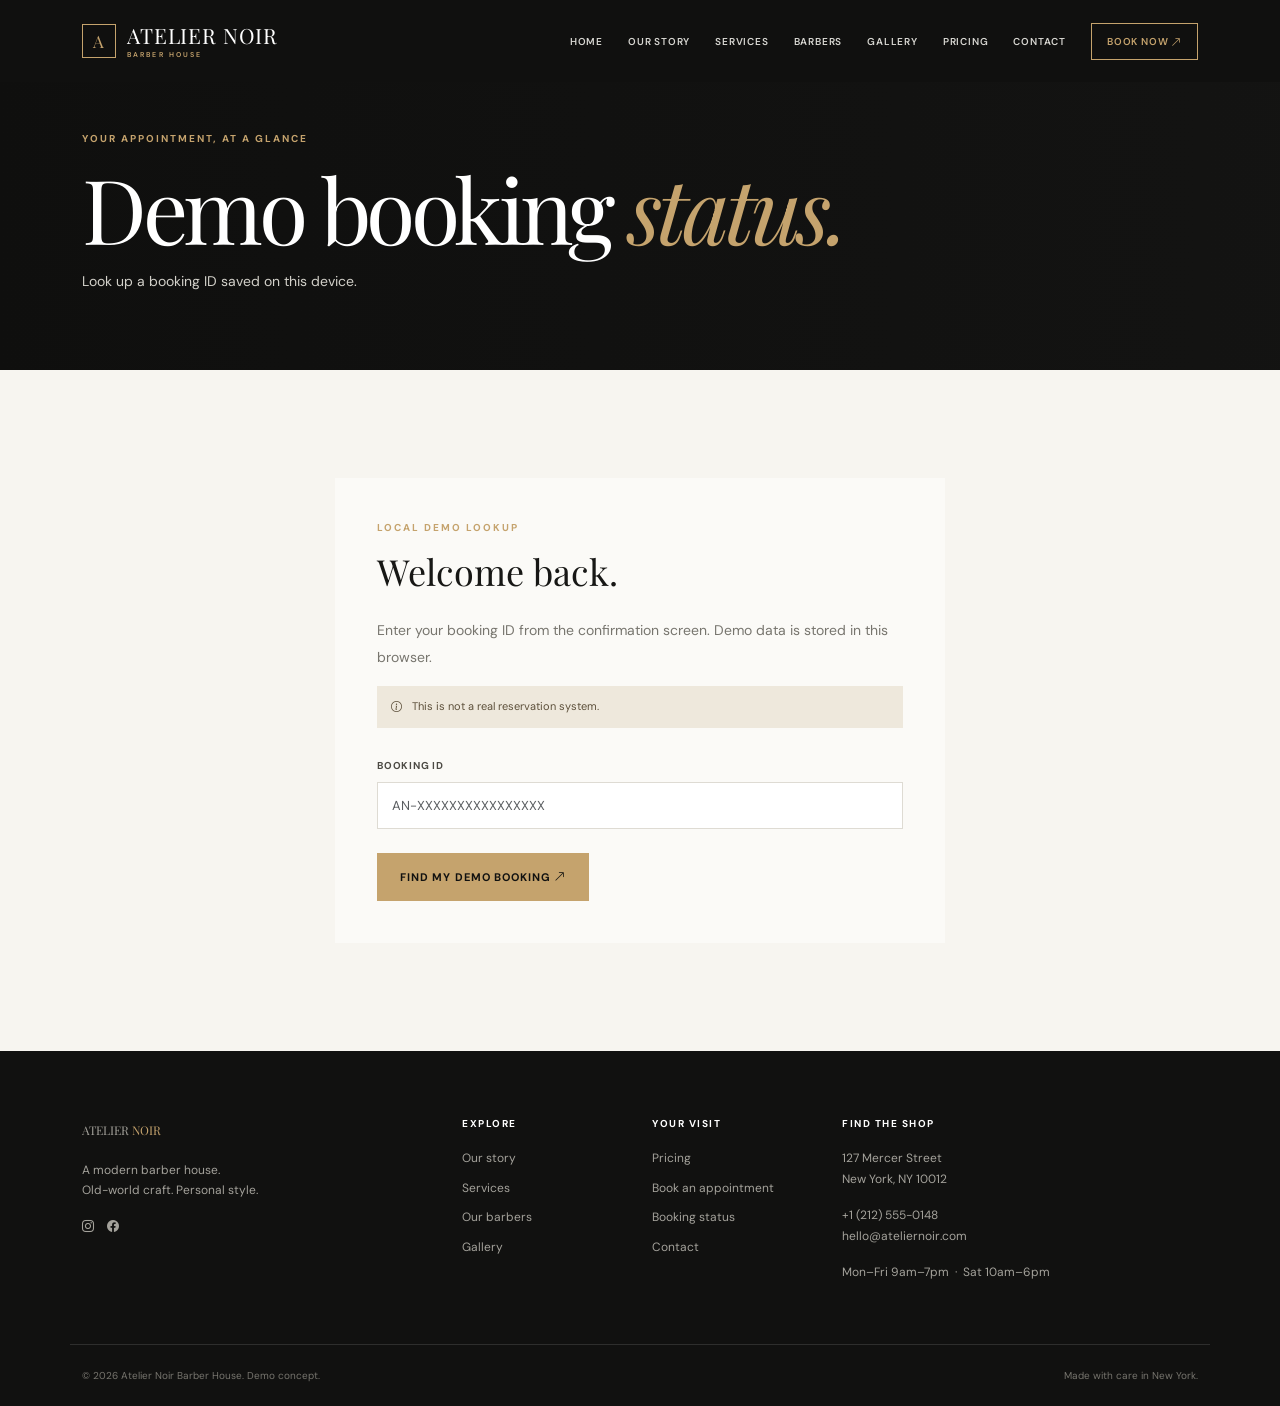
<file: booking-status.html>
<!doctype html>
<html lang="en">
<head>
  <meta charset="utf-8"><meta name="viewport" content="width=device-width, initial-scale=1">
  <meta name="description" content="Look up or cancel a local Atelier Noir demo booking saved in this browser.">
  <title>Demo Booking Status — Atelier Noir</title>
  <link rel="icon" type="image/svg+xml" href="assets/icons/favicon.svg">
  <link rel="preconnect" href="https://fonts.googleapis.com"><link rel="preconnect" href="https://fonts.gstatic.com" crossorigin>
  <link href="https://fonts.googleapis.com/css2?family=DM+Sans:wght@400;500;600;700&family=Playfair+Display:wght@400;500;600;700&display=swap" rel="stylesheet">
  <link href="https://cdn.jsdelivr.net/npm/bootstrap@5.3.3/dist/css/bootstrap.min.css" rel="stylesheet">
  <link href="https://cdn.jsdelivr.net/npm/bootstrap-icons@1.11.3/font/bootstrap-icons.min.css" rel="stylesheet">
  <link href="./style.css" rel="stylesheet"><link href="./responsive.css" rel="stylesheet"><link href="./animations.css" rel="stylesheet">
</head>
<body data-page="status"><div id="site-header"></div><main>
  <section class="page-hero compact-hero" style="--page-image:url('https://images.unsplash.com/photo-1517832606299-7ae9b720a186?auto=format&fit=crop&w=1800&q=85')"><div class="container"><p class="eyebrow">YOUR APPOINTMENT, AT A GLANCE</p><h1>Demo booking <em>status.</em></h1><p>Look up a booking ID saved on this device.</p></div></section>
  <section class="section-pad"><div class="container"><div class="status-card"><p class="eyebrow">LOCAL DEMO LOOKUP</p><h2>Welcome back.</h2><p class="body-copy">Enter your booking ID from the confirmation screen. Demo data is stored in this browser.</p><div class="demo-banner"><i class="bi bi-info-circle"></i> This is not a real reservation system.</div><div id="status-alert" class="form-alert" role="alert" hidden></div>
    <form id="status-form" novalidate><div class="mb-4"><label for="status-reference" class="form-label">Booking ID</label><input id="status-reference" name="reference" class="form-control" placeholder="AN-XXXXXXXXXXXXXXXX" required pattern="AN-[A-Fa-f0-9]{16}" autocomplete="off"></div><button type="submit" class="btn btn-gold">Find my demo booking <i class="bi bi-arrow-up-right"></i></button></form>
    <div id="status-result" class="status-result" hidden></div>
    <form id="cancel-form" class="cancel-form" hidden novalidate><h3>Cancel demo booking?</h3><p class="body-copy">This updates the saved status in your browser and frees the demo time slot.</p><label for="cancel-reason" class="form-label">Reason <span class="optional">(optional)</span></label><textarea id="cancel-reason" class="form-control mb-3" rows="2" maxlength="500"></textarea><button type="submit" class="btn btn-outline-dark">Cancel demo booking</button></form>
  </div></div></section>
</main><div id="site-footer"></div><script src="./storage.js"></script><script src="./main.js"></script><script src="./booking.js"></script></body></html>
</file>
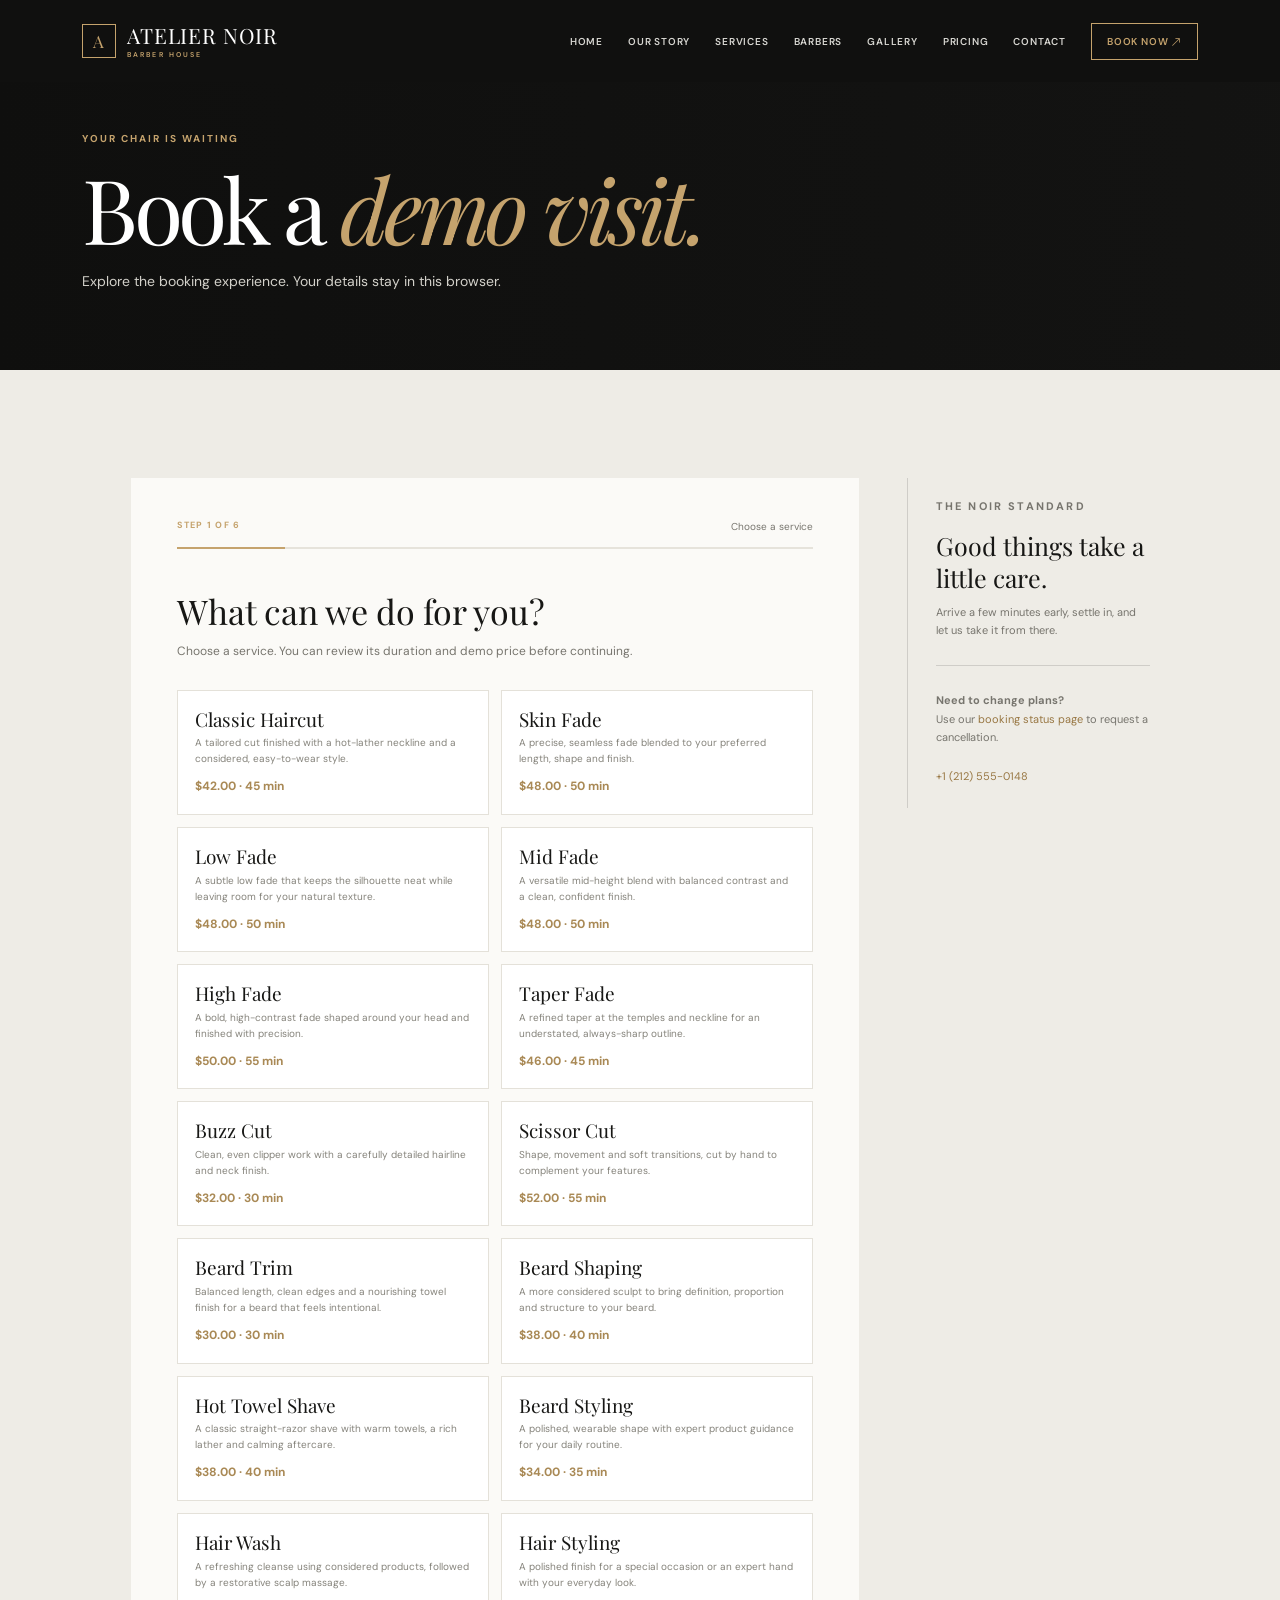
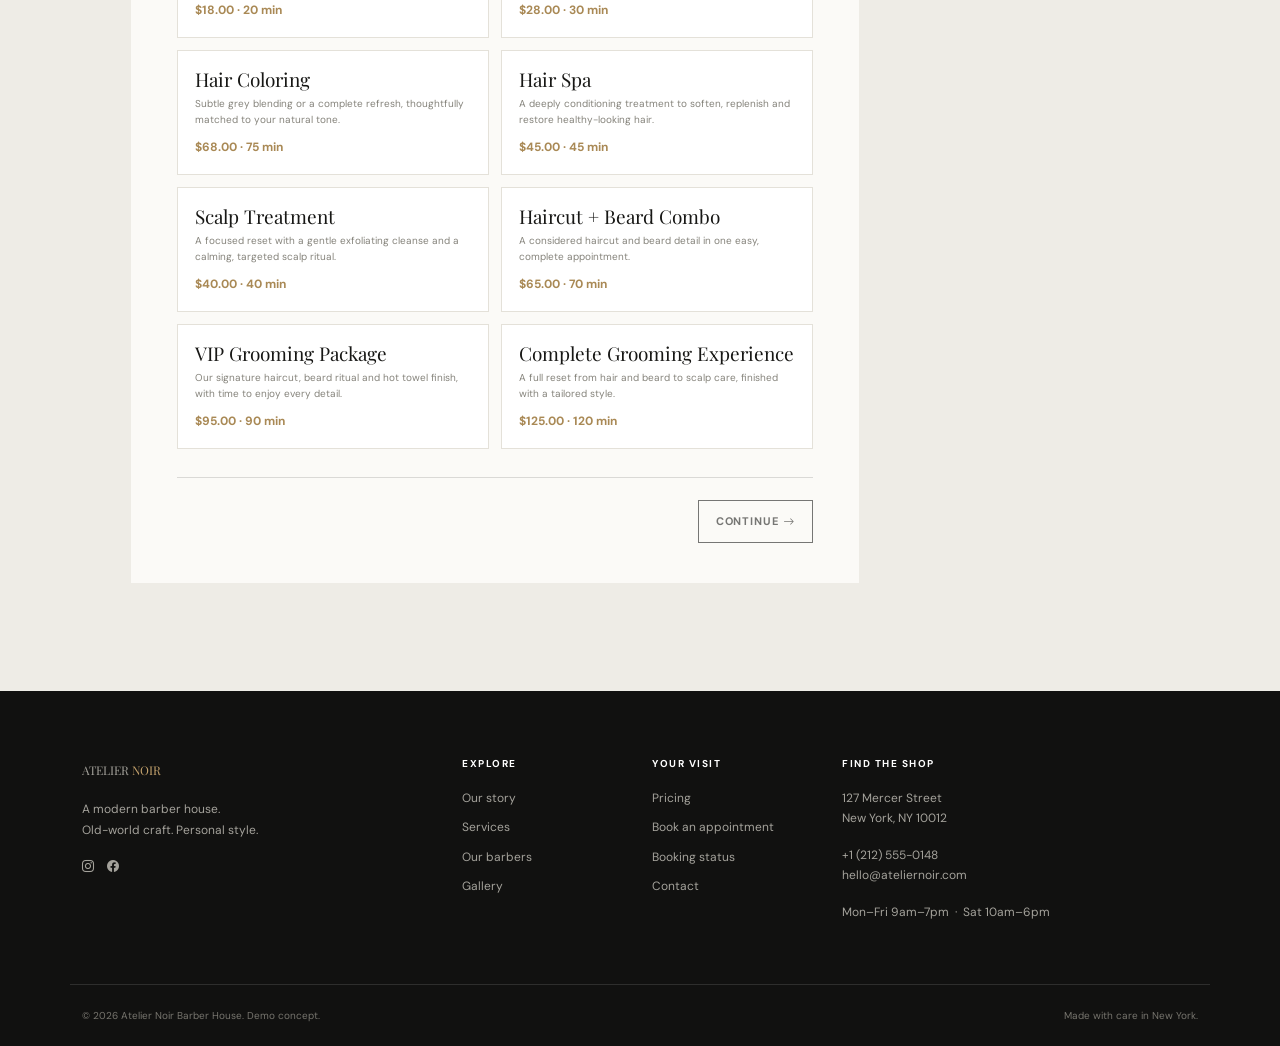
<file: booking.html>
<!doctype html>
<html lang="en"><head><meta charset="utf-8"><meta name="viewport" content="width=device-width, initial-scale=1"><meta name="description" content="Create a local demo grooming appointment at Atelier Noir."><title>Book a Demo Appointment — Atelier Noir</title><link rel="icon" type="image/svg+xml" href="assets/icons/favicon.svg"><link rel="preconnect" href="https://fonts.googleapis.com"><link rel="preconnect" href="https://fonts.gstatic.com" crossorigin><link href="https://fonts.googleapis.com/css2?family=DM+Sans:wght@400;500;600;700&family=Playfair+Display:wght@400;500;600;700&display=swap" rel="stylesheet"><link href="https://cdn.jsdelivr.net/npm/bootstrap@5.3.3/dist/css/bootstrap.min.css" rel="stylesheet"><link href="https://cdn.jsdelivr.net/npm/bootstrap-icons@1.11.3/font/bootstrap-icons.min.css" rel="stylesheet"><link href="./style.css" rel="stylesheet"><link href="./responsive.css" rel="stylesheet"><link href="./animations.css" rel="stylesheet"></head>
<body data-page="booking"><div id="site-header"></div><main>
  <section class="page-hero compact-hero" style="--page-image:url('https://images.unsplash.com/photo-1503951914875-452162b0f3f1?auto=format&fit=crop&w=1800&q=85')"><div class="container"><p class="eyebrow">YOUR CHAIR IS WAITING</p><h1>Book a <em>demo visit.</em></h1><p>Explore the booking experience. Your details stay in this browser.</p></div></section>
  <section class="booking-area section-pad"><div class="container"><div class="row g-5 justify-content-center"><div class="col-lg-8">
    <div class="booking-shell" id="booking-shell">
      <div class="booking-progress"><div class="progress-label"><span id="step-label">STEP 1 OF 6</span><span id="step-name">Choose a service</span></div><div class="progress-track"><span id="progress-fill"></span></div></div>
      <div id="booking-alert" class="form-alert" role="alert" hidden></div>
      <form id="booking-form" novalidate>
        <section class="booking-step active" data-step="1"><h2>What can we do for you?</h2><p class="body-copy">Choose a service. You can review its duration and demo price before continuing.</p><div id="booking-services" class="select-grid"></div></section>
        <section class="booking-step" data-step="2"><h2>Choose your barber.</h2><p class="body-copy">Every member of the team is here to make it yours.</p><div id="booking-barbers" class="select-grid barber-select-grid"></div></section>
        <section class="booking-step" data-step="3"><h2>Find your moment.</h2><p class="body-copy">Choose an appointment date. The shop is closed Sundays.</p><label for="appointment-date" class="form-label">Appointment date</label><input id="appointment-date" class="form-control date-input" type="date" required></section>
        <section class="booking-step" data-step="4"><h2>Choose a time.</h2><p class="body-copy">Select an available time for your appointment.</p><div class="d-flex justify-content-between align-items-center mb-3 flex-wrap gap-2"><label class="form-label mb-0">Available times</label><span id="slot-status" class="small-muted">Choose a date to see available times.</span></div><div id="time-slots" class="time-slots"></div></section>
        <section class="booking-step" data-step="5"><h2>Tell us a little about you.</h2><p class="body-copy">Add your details for this appointment.</p><div class="row g-3"><div class="col-12"><label for="customer-name" class="form-label">Full name</label><input id="customer-name" name="name" class="form-control" autocomplete="name" maxlength="100" required></div><div class="col-md-6"><label for="customer-phone" class="form-label">Phone number</label><input id="customer-phone" name="phone" class="form-control" type="tel" autocomplete="tel" maxlength="24" pattern="[+]?[0-9 ()-]{7,20}" required></div><div class="col-md-6"><label for="customer-email" class="form-label">Email address</label><input id="customer-email" name="email" class="form-control" type="email" autocomplete="email" maxlength="254" required></div><div class="col-12"><label for="customer-notes" class="form-label">Special instructions <span class="optional">(optional)</span></label><textarea id="customer-notes" name="notes" class="form-control" rows="3" maxlength="1000" placeholder="Anything you'd like your barber to know?"></textarea></div></div></section>
        <section class="booking-step" data-step="6"><h2>One last look.</h2><p class="body-copy">Review your appointment details before confirming.</p><div id="booking-summary" class="booking-summary"></div><div class="form-check mt-4"><input class="form-check-input" type="checkbox" id="booking-consent" required><label class="form-check-label" for="booking-consent">I agree to be contacted about this appointment.</label></div></section>
        <section class="booking-step" data-step="7" id="booking-confirmation"><div class="confirmation-mark"><i class="bi bi-check-lg"></i></div><p class="eyebrow">DEMO BOOKING SAVED</p><h2>You’re all <em>set.</em></h2><p class="body-copy">Your demo booking details are ready.</p><div id="booking-success-details" class="booking-summary booking-success-details"></div><div class="d-flex flex-wrap gap-3 mt-4"><a href="index.html" class="btn btn-outline-dark">Back to home <i class="bi bi-arrow-up-right"></i></a><a href="booking-status.html" id="booking-details-link" class="btn btn-gold">View booking details <i class="bi bi-arrow-up-right"></i></a></div><button type="button" class="text-link booking-start-over mt-3" id="booking-start-over">Make another appointment</button></section>
        <div class="booking-actions" id="booking-actions"><button type="button" class="btn btn-outline-dark" id="booking-back" hidden>← Back</button><button type="button" class="btn btn-gold ms-auto" id="booking-next" disabled>Continue <span>→</span></button></div>
      </form>
    </div>
  </div><aside class="col-lg-3"><div class="booking-aside"><p class="eyebrow">THE NOIR STANDARD</p><h3>Good things take a little care.</h3><p>Arrive a few minutes early, settle in, and let us take it from there.</p><div class="aside-line"></div><p><strong>Need to change plans?</strong><br>Use our <a href="booking-status.html">booking status page</a> to request a cancellation.</p><a href="tel:+12125550148">+1 (212) 555-0148</a></div></aside></div></div></section>
</main><div id="site-footer"></div><script src="./storage.js"></script><script src="./main.js"></script><script src="./booking.js"></script></body></html>
</file>
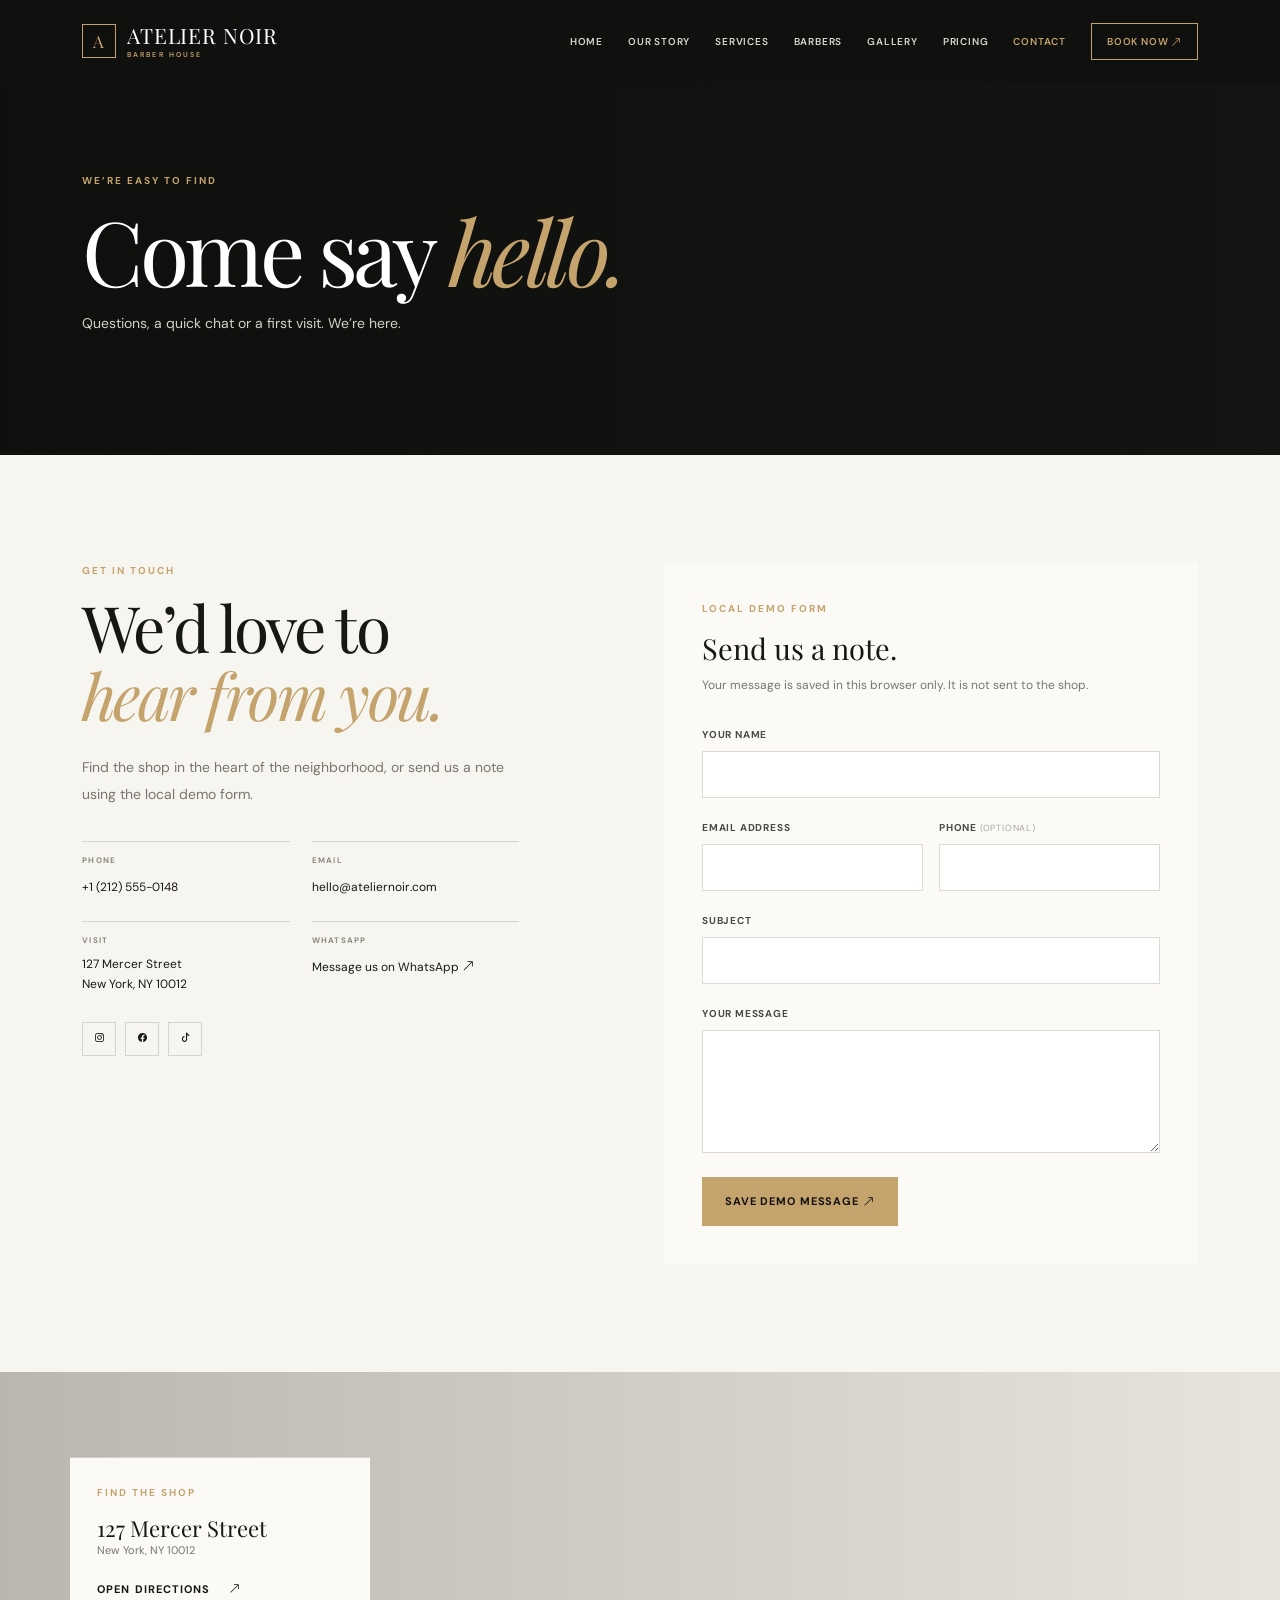
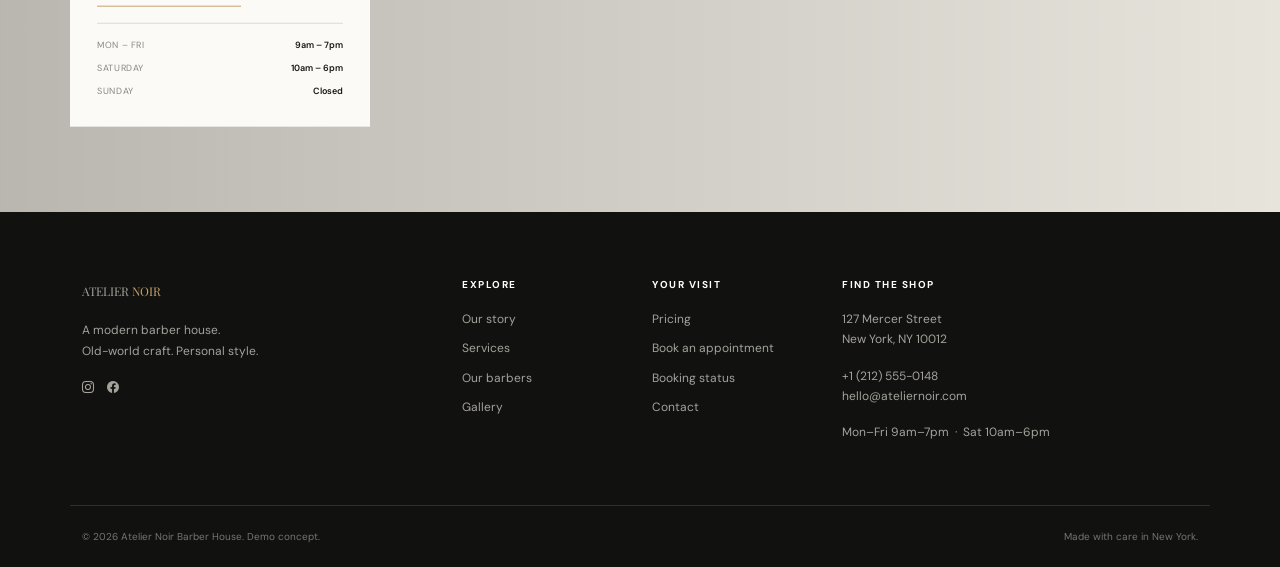
<file: contact.html>
<!doctype html>
<html lang="en">
<head>
  <meta charset="utf-8"><meta name="viewport" content="width=device-width, initial-scale=1">
  <meta name="description" content="Contact Atelier Noir, view opening hours or try the local demo contact form.">
  <title>Contact — Atelier Noir</title>
  <link rel="icon" type="image/svg+xml" href="assets/icons/favicon.svg">
  <link rel="preconnect" href="https://fonts.googleapis.com"><link rel="preconnect" href="https://fonts.gstatic.com" crossorigin>
  <link href="https://fonts.googleapis.com/css2?family=DM+Sans:wght@400;500;600;700&family=Playfair+Display:wght@400;500;600;700&display=swap" rel="stylesheet">
  <link href="https://cdn.jsdelivr.net/npm/bootstrap@5.3.3/dist/css/bootstrap.min.css" rel="stylesheet">
  <link href="https://cdn.jsdelivr.net/npm/bootstrap-icons@1.11.3/font/bootstrap-icons.min.css" rel="stylesheet">
  <link href="./style.css" rel="stylesheet"><link href="./responsive.css" rel="stylesheet"><link href="./animations.css" rel="stylesheet">
</head>
<body data-page="contact"><div id="site-header"></div><main>
  <section class="page-hero" style="--page-image:url('https://images.unsplash.com/photo-1503951914875-452162b0f3f1?auto=format&fit=crop&w=1800&q=85')"><div class="container"><p class="eyebrow">WE’RE EASY TO FIND</p><h1>Come say <em>hello.</em></h1><p>Questions, a quick chat or a first visit. We’re here.</p></div></section>
  <section class="section-pad"><div class="container"><div class="row g-5"><div class="col-lg-5"><p class="eyebrow">GET IN TOUCH</p><h2 class="section-title">We’d love to<br><em>hear from you.</em></h2><p class="body-copy">Find the shop in the heart of the neighborhood, or send us a note using the local demo form.</p><div class="contact-details"><div><span>PHONE</span><a href="tel:+12125550148">+1 (212) 555-0148</a></div><div><span>EMAIL</span><a href="mailto:hello@ateliernoir.com">hello@ateliernoir.com</a></div><div><span>VISIT</span><p>127 Mercer Street<br>New York, NY 10012</p></div><div><span>WHATSAPP</span><a href="https://wa.me/12125550148" target="_blank" rel="noopener noreferrer">Message us on WhatsApp <i class="bi bi-arrow-up-right"></i></a></div></div><div class="social-links"><a href="https://www.instagram.com/" target="_blank" rel="noopener noreferrer" aria-label="Instagram"><i class="bi bi-instagram"></i></a><a href="https://www.facebook.com/" target="_blank" rel="noopener noreferrer" aria-label="Facebook"><i class="bi bi-facebook"></i></a><a href="https://www.tiktok.com/" target="_blank" rel="noopener noreferrer" aria-label="TikTok"><i class="bi bi-tiktok"></i></a></div></div>
  <div class="col-lg-6 offset-lg-1"><div class="contact-form-card"><p class="eyebrow">LOCAL DEMO FORM</p><h3>Send us a note.</h3><p class="body-copy">Your message is saved in this browser only. It is not sent to the shop.</p><div id="contact-alert" class="form-alert" role="status" hidden></div><form id="contact-form" novalidate><div class="mb-3"><label class="form-label" for="contact-name">Your name</label><input class="form-control" id="contact-name" name="name" autocomplete="name" maxlength="100" required></div><div class="row g-3"><div class="col-md-6"><label class="form-label" for="contact-email">Email address</label><input class="form-control" id="contact-email" name="email" type="email" autocomplete="email" maxlength="254" required></div><div class="col-md-6"><label class="form-label" for="contact-phone">Phone <span class="optional">(optional)</span></label><input class="form-control" id="contact-phone" name="phone" type="tel" autocomplete="tel" maxlength="24"></div></div><div class="mt-3 mb-3"><label class="form-label" for="contact-subject">Subject</label><input class="form-control" id="contact-subject" name="subject" required maxlength="120"></div><div class="mb-4"><label class="form-label" for="contact-message">Your message</label><textarea class="form-control" id="contact-message" name="message" rows="5" required minlength="10" maxlength="3000"></textarea></div><button class="btn btn-gold" type="submit">Save demo message <i class="bi bi-arrow-up-right"></i></button></form></div></div></div></div></section>
  <section class="location-section"><div class="location-photo" role="img" aria-label="Warmly lit barber shop interior"></div><div class="map-card"><p class="eyebrow">FIND THE SHOP</p><h3>127 Mercer Street</h3><p>New York, NY 10012</p><a class="text-link" href="https://maps.google.com/?q=127+Mercer+Street+New+York+NY" target="_blank" rel="noopener noreferrer">Open directions <i class="bi bi-arrow-up-right"></i></a><div class="map-hours"><span>MON – FRI</span><b>9am – 7pm</b><span>SATURDAY</span><b>10am – 6pm</b><span>SUNDAY</span><b>Closed</b></div></div></section>
</main><div id="site-footer"></div><script src="./storage.js"></script><script src="./main.js"></script><script src="./validation.js"></script></body></html>
</file>
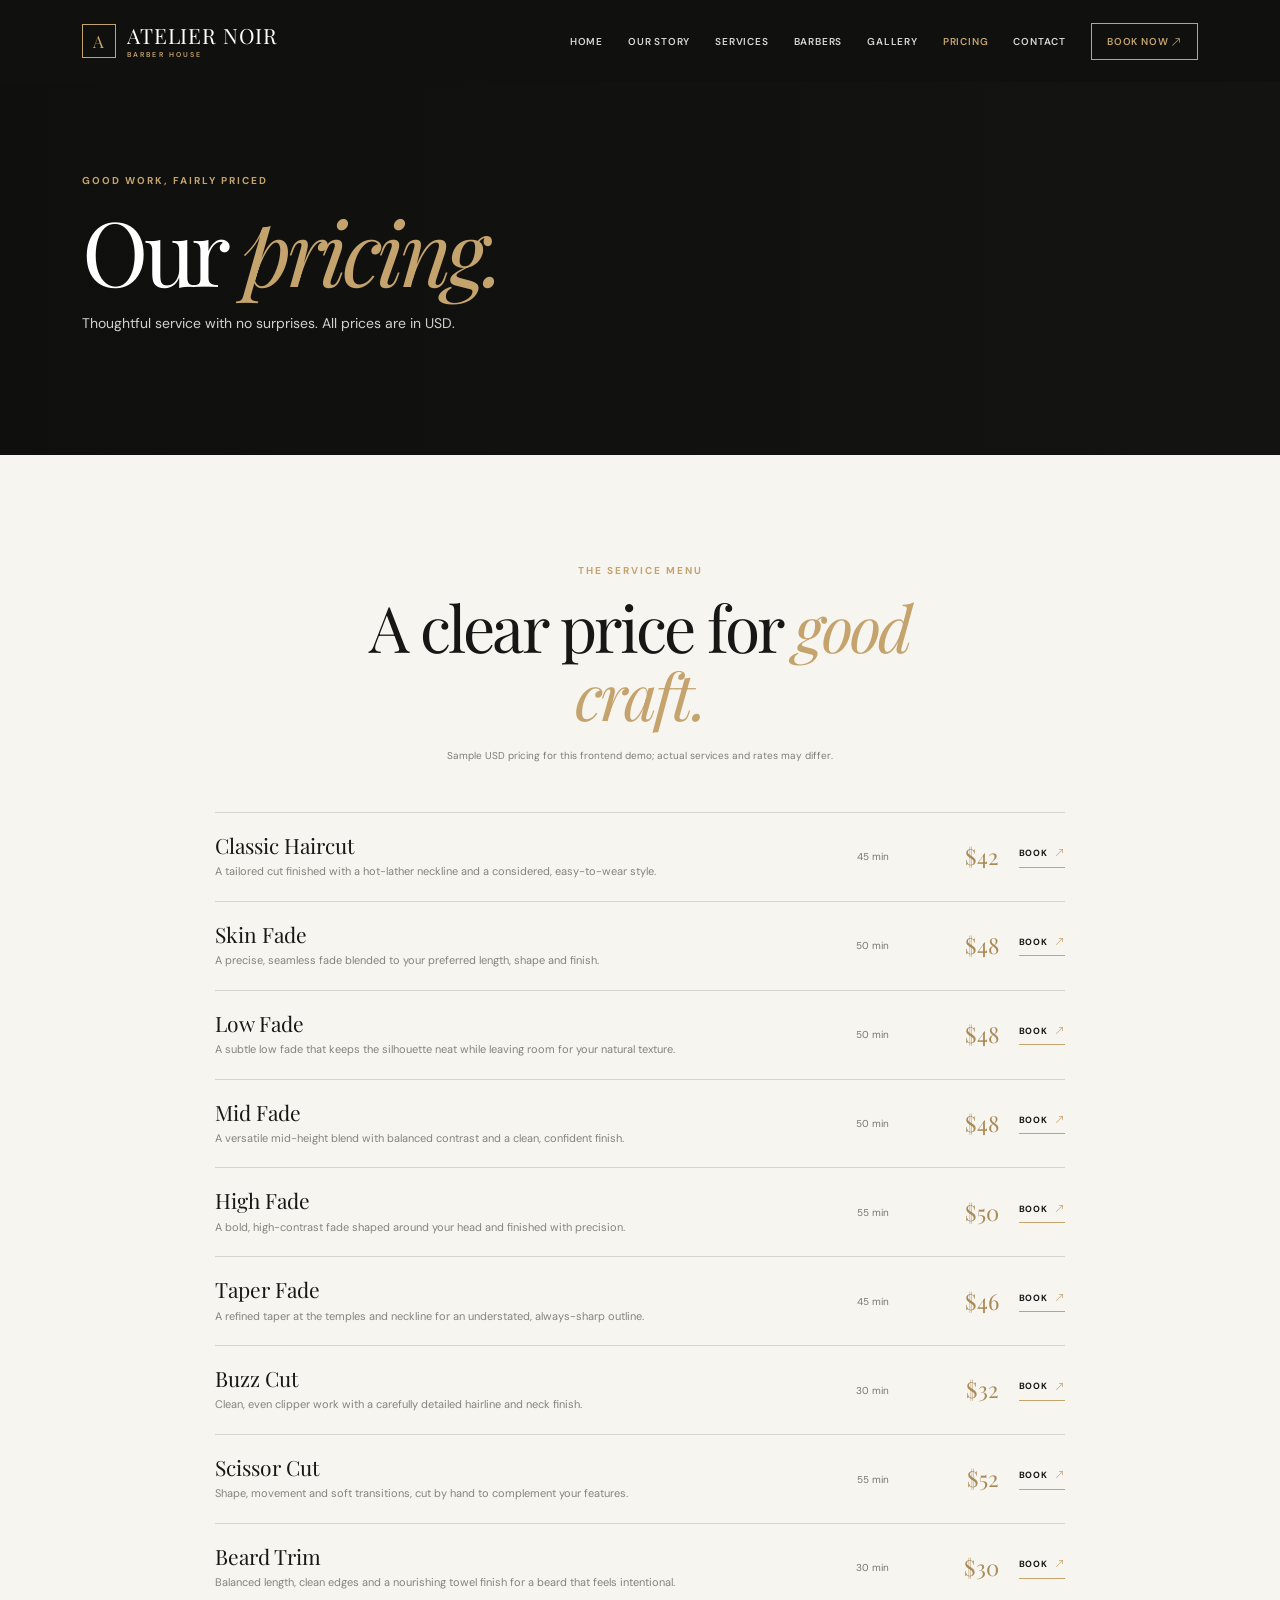
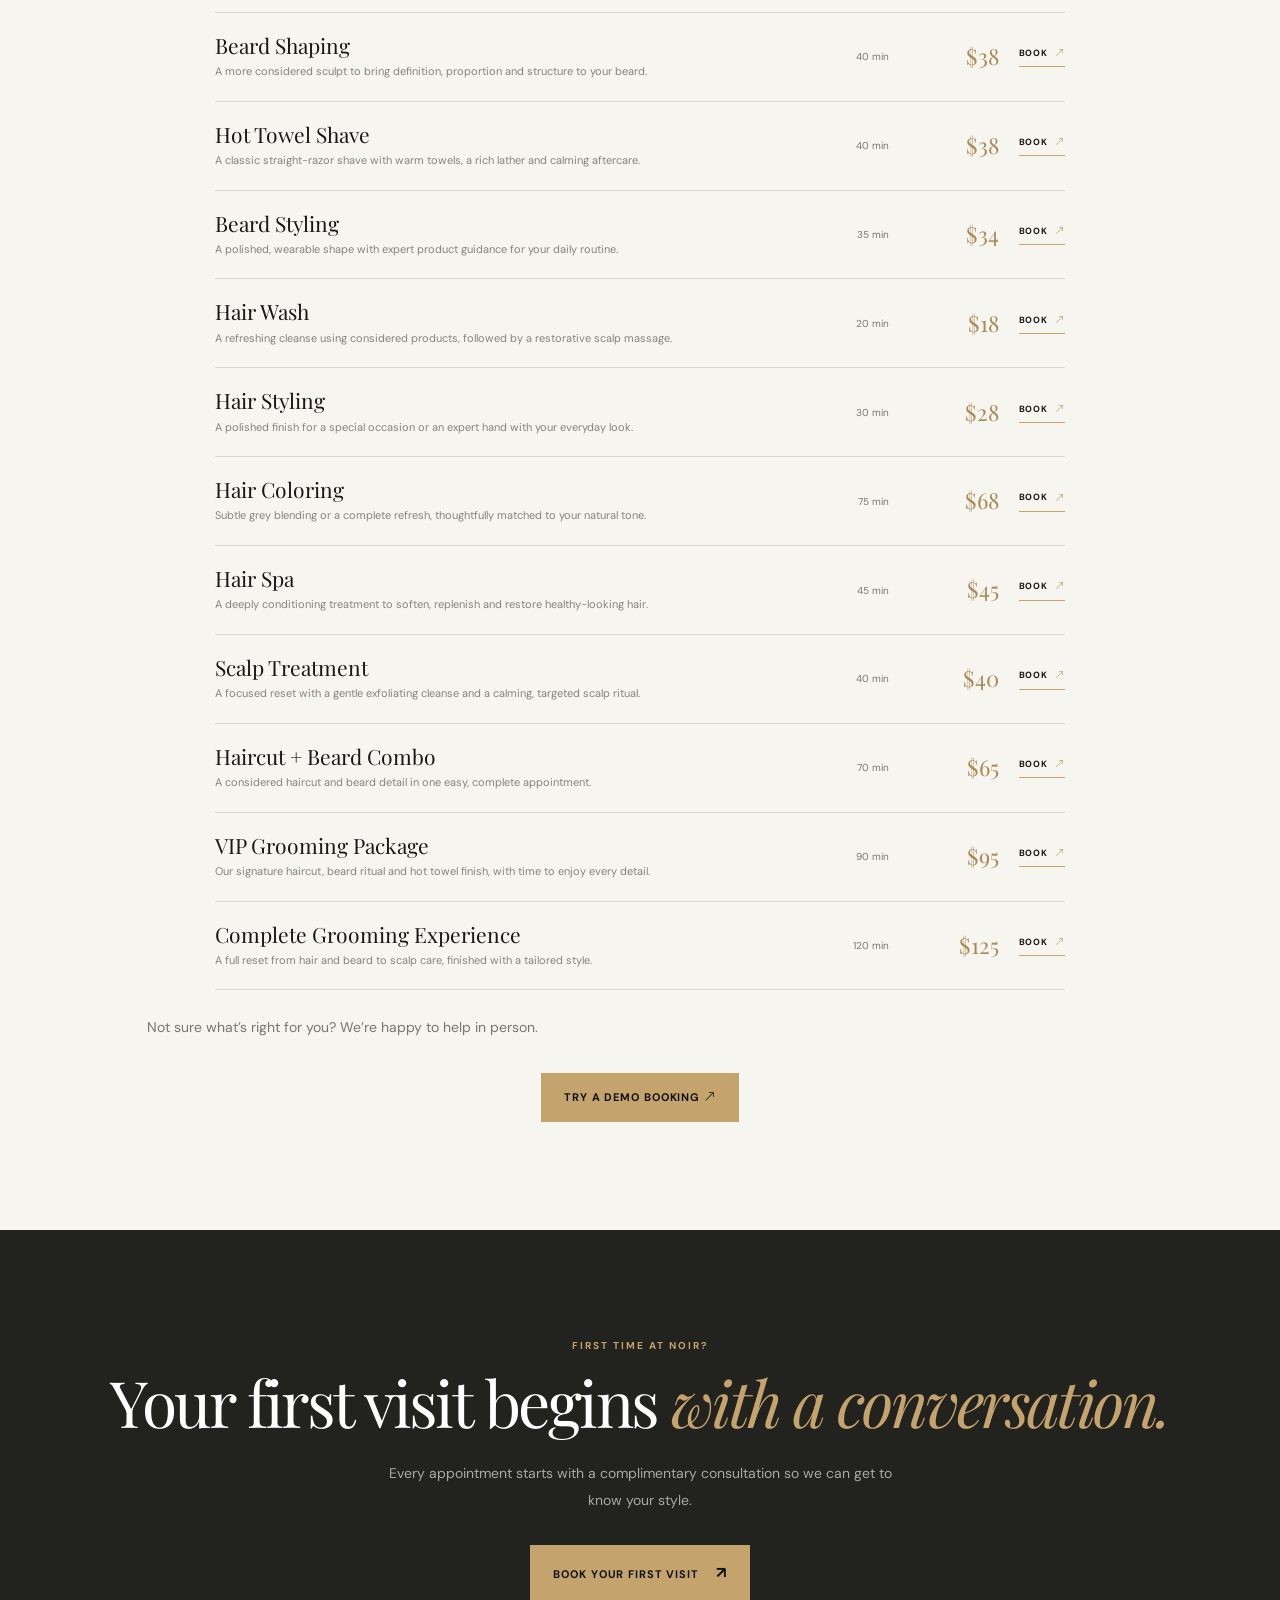
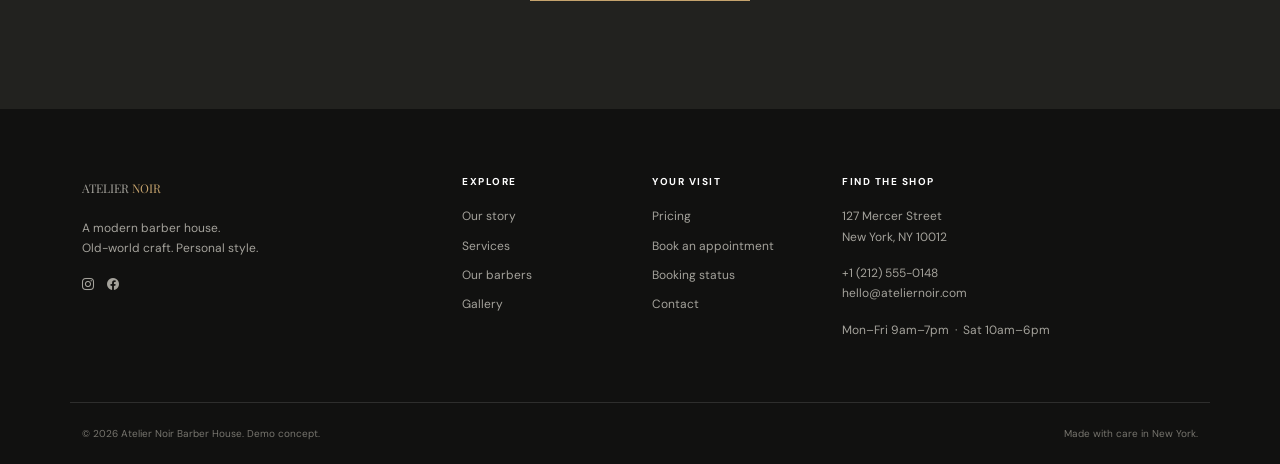
<file: pricing.html>
<!doctype html>
<html lang="en"><head><meta charset="utf-8"><meta name="viewport" content="width=device-width, initial-scale=1"><meta name="description" content="Transparent pricing for the haircut, beard and grooming services at Atelier Noir."><title>Pricing — Atelier Noir</title><link rel="icon" type="image/svg+xml" href="assets/icons/favicon.svg"><link rel="preconnect" href="https://fonts.googleapis.com"><link rel="preconnect" href="https://fonts.gstatic.com" crossorigin><link href="https://fonts.googleapis.com/css2?family=DM+Sans:wght@400;500;600;700&family=Playfair+Display:wght@400;500;600;700&display=swap" rel="stylesheet"><link href="https://cdn.jsdelivr.net/npm/bootstrap@5.3.3/dist/css/bootstrap.min.css" rel="stylesheet"><link href="https://cdn.jsdelivr.net/npm/bootstrap-icons@1.11.3/font/bootstrap-icons.min.css" rel="stylesheet"><link href="./style.css" rel="stylesheet"><link href="./responsive.css" rel="stylesheet"><link href="./animations.css" rel="stylesheet"></head>
<body data-page="pricing"><div id="site-header"></div><main>
  <section class="page-hero" style="--page-image:url('https://images.unsplash.com/photo-1517832606299-7ae9b720a186?auto=format&fit=crop&w=1800&q=85')"><div class="container"><p class="eyebrow">GOOD WORK, FAIRLY PRICED</p><h1>Our <em>pricing.</em></h1><p>Thoughtful service with no surprises. All prices are in USD.</p></div></section>
  <section class="section-pad"><div class="container"><div class="section-heading text-center mb-5"><p class="eyebrow">THE SERVICE MENU</p><h2 class="section-title">A clear price for <em>good craft.</em></h2><p class="demo-disclaimer">Sample USD pricing for this frontend demo; actual services and rates may differ.</p></div><div class="pricing-list" id="pricing-list"></div><p class="body-copy text-center mt-4">Not sure what’s right for you? We’re happy to help in person.</p><div class="text-center"><a href="booking.html" class="btn btn-gold mt-3">Try a demo booking <i class="bi bi-arrow-up-right"></i></a></div></div></section>
  <section class="dark-section section-pad"><div class="container text-center"><p class="eyebrow">FIRST TIME AT NOIR?</p><h2 class="section-title">Your first visit begins <em>with a conversation.</em></h2><p class="body-copy mx-auto">Every appointment starts with a complimentary consultation so we can get to know your style.</p><a href="booking.html" class="btn btn-gold mt-3">Book your first visit <span>↗</span></a></div></section>
</main><div id="site-footer"></div><script src="./main.js"></script></body></html>
</file>
<file: style.css>
:root {
  --ink: #171715;
  --charcoal: #22221f;
  --black: #111110;
  --paper: #f7f5f0;
  --white: #fff;
  --gold: #c5a36d;
  --gold-light: #ddc597;
  --muted: #89877f;
  --line: rgba(31, 30, 27, .15);
  --serif: "Playfair Display", Georgia, serif;
  --sans: "DM Sans", Arial, sans-serif;
}

* { box-sizing: border-box; }
html { scroll-behavior: smooth; scroll-padding-top: 85px; }
body { margin: 0; color: var(--ink); background: var(--paper); font-family: var(--sans); font-size: 15px; line-height: 1.7; }
body.nav-open { overflow: hidden; }
img { display: block; max-width: 100%; }
a { color: inherit; text-decoration: none; }
a:hover { color: var(--gold); }
button, input, textarea { font: inherit; }
.serif, .section-title, .display-title, .page-hero h1, blockquote { font-family: var(--serif); }
.eyebrow { color: var(--gold); font-size: 10px; font-weight: 700; letter-spacing: .2em; line-height: 1.5; margin: 0 0 15px; }
.section-title { font-size: clamp(2.4rem, 5vw, 4.1rem); font-weight: 400; letter-spacing: -.04em; line-height: 1.07; margin: 0 0 24px; }
.section-title em, .page-hero h1 em, .display-title em, .offer-band h2 em { color: var(--gold); font-weight: 400; }
.body-copy { color: #77756e; font-size: 14px; line-height: 1.9; max-width: 520px; }
.section-pad { padding: 108px 0; }
.dark-section { color: var(--white); background: var(--charcoal); }
.dark-section .body-copy { color: #aaa9a1; }
.section-heading { max-width: 680px; margin: 0 auto; }
.section-heading .section-title { margin-bottom: 18px; }
.btn { border-radius: 0; font-size: 11px; font-weight: 700; letter-spacing: .08em; padding: 15px 22px; text-transform: uppercase; transition: background .25s ease, color .25s ease, transform .25s ease, border-color .25s ease; }
.btn:hover { transform: translateY(-2px); }
.btn span { display: inline-block; font-size: 16px; margin-left: 13px; transition: transform .25s; }
.btn:hover span { transform: translate(3px, -2px); }
.btn-gold { color: var(--black); background: var(--gold); border: 1px solid var(--gold); }
.btn-gold:hover, .btn-gold:focus { color: var(--black); background: var(--gold-light); border-color: var(--gold-light); }
.btn-outline-light { border-color: rgba(255,255,255,.55); color: #fff; }
.btn-outline-light:hover { color: var(--black); background: #fff; border-color: #fff; }
.btn-outline-dark { border-color: var(--ink); color: var(--ink); }
.btn-outline-dark:hover { color: #fff; background: var(--ink); }
.text-link { align-items: center; border-bottom: 1px solid var(--gold); color: inherit; display: inline-flex; font-size: 11px; font-weight: 700; gap: 18px; letter-spacing: .1em; padding: 0 0 7px; text-transform: uppercase; }
.text-link span { color: var(--gold); font-size: 17px; }
.text-link:hover { color: var(--gold); }

/* Shared navigation and footer */
.site-nav { background: rgba(17,17,16,.96); left: 0; position: fixed; right: 0; top: 0; z-index: 20; }
.site-nav .container { align-items: center; display: flex; min-height: 82px; }
.brand-mark { align-items: center; color: #fff; display: inline-flex; font-family: var(--serif); font-size: 21px; gap: 11px; letter-spacing: .04em; line-height: 1; }
.brand-icon { align-items: center; border: 1px solid var(--gold); color: var(--gold); display: inline-flex; font-family: var(--serif); font-size: 17px; height: 34px; justify-content: center; width: 34px; }
.brand-mark small { color: var(--gold); display: block; font-family: var(--sans); font-size: 7px; font-weight: 600; letter-spacing: .3em; margin-top: 5px; }
.nav-list { align-items: center; display: flex; gap: 25px; list-style: none; margin: 0 0 0 auto; padding: 0; }
.nav-list a { color: #d7d6d1; font-size: 10px; font-weight: 600; letter-spacing: .08em; text-transform: uppercase; transition: color .2s; }
.nav-list a:hover, .nav-list a[aria-current="page"] { color: var(--gold); }
.nav-list .nav-book { border: 1px solid var(--gold); color: var(--gold); padding: 11px 15px; }
.nav-toggle { background: none; border: 0; color: #fff; display: none; font-size: 24px; margin-left: auto; }
.site-footer { background: #111110; color: #c7c5be; padding: 67px 0 22px; }
.footer-top { border-bottom: 1px solid rgba(255,255,255,.12); padding-bottom: 46px; }
.footer-brand { color: #fff; font-family: var(--serif); font-size: 27px; }
.footer-brand span { color: var(--gold); }
.site-footer p, .site-footer a { color: #a4a29b; font-size: 12px; }
.site-footer a:hover { color: var(--gold); }
.footer-heading { color: #fff; font-size: 10px; font-weight: 700; letter-spacing: .15em; margin-bottom: 18px; text-transform: uppercase; }
.footer-links { display: grid; gap: 9px; }
.footer-bottom { color: #77756e; display: flex; font-size: 10px; justify-content: space-between; padding-top: 22px; }
.footer-social { display: flex; gap: 13px; }

/* Home */
.hero-home { align-items: center; background: #121211 url("https://images.unsplash.com/photo-1599351431202-1e0f0137899a?auto=format&fit=crop&w=2200&q=90") center 43%/cover no-repeat; color: white; display: flex; min-height: 770px; overflow: hidden; position: relative; }
.hero-shade { background: linear-gradient(90deg, rgba(12,12,11,.91), rgba(15,15,14,.62) 49%, rgba(12,12,11,.10)), linear-gradient(0deg, rgba(10,10,9,.48), transparent 40%); inset: 0; position: absolute; }
.hero-content { padding-bottom: 54px; padding-top: 115px; position: relative; z-index: 1; }
.display-title { font-size: clamp(4.5rem, 10.3vw, 8.6rem); font-weight: 400; letter-spacing: -.065em; line-height: .96; margin: 0 0 27px; }
.hero-copy { color: #d6d4cd; font-size: 15px; line-height: 1.85; margin-bottom: 31px; }
.hero-note { bottom: 40px; color: rgba(255,255,255,.7); font-size: 9px; font-weight: 700; letter-spacing: .16em; position: absolute; right: 6%; }
.hero-note span { color: var(--gold); padding: 0 8px; }
.scroll-cue { bottom: 39px; color: rgba(255,255,255,.7); font-size: 8px; font-weight: 700; left: 6%; letter-spacing: .16em; position: absolute; }
.scroll-cue span { color: var(--gold); font-size: 17px; margin-left: 12px; }
.welcome-image { height: 490px; }
.image-frame { overflow: hidden; position: relative; }
.image-frame img { height: 100%; object-fit: cover; transition: transform .7s ease; width: 100%; }
.image-frame:hover img { transform: scale(1.035); }
.image-caption { color: var(--muted); display: block; font-size: 8px; letter-spacing: .16em; margin-top: 15px; }
.stat-line { align-items: center; border-top: 1px solid var(--line); display: flex; gap: 14px; margin-top: 35px; padding-top: 22px; }
.stat-line strong { font-family: var(--serif); font-size: 34px; font-weight: 400; }
.stat-line strong span { color: var(--gold); font-size: 18px; }
.stat-line > span { color: var(--muted); font-size: 8px; letter-spacing: .12em; line-height: 1.5; margin-right: 22px; }
.service-card { background: #2a2a27; height: 100%; transition: transform .3s ease, background .3s ease; }
.service-card:hover { background: #30302c; transform: translateY(-5px); }
.service-image { height: 220px; overflow: hidden; }
.service-image img { height: 100%; object-fit: cover; transition: transform .55s; width: 100%; }
.service-card:hover .service-image img { transform: scale(1.05); }
.service-info { padding: 23px 24px 25px; }
.service-info h3, .barber-info h3 { font-family: var(--serif); font-size: 23px; font-weight: 400; }
.service-info p { color: #aaa9a1; font-size: 12px; min-height: 54px; }
.service-meta { align-items: center; border-top: 1px solid rgba(255,255,255,.12); color: #b7b5ad; display: flex; font-size: 10px; justify-content: space-between; padding-top: 14px; }
.service-meta strong { color: var(--gold); font-size: 15px; }
.service-info .text-link { color: #fff; margin-top: 17px; }
.barber-card { background: #fff; height: 100%; }
.barber-image { height: 360px; overflow: hidden; }
.barber-image img { filter: saturate(.72); height: 100%; object-fit: cover; object-position: center 20%; transition: transform .6s, filter .4s; width: 100%; }
.barber-card:hover .barber-image img { filter: saturate(1); transform: scale(1.04); }
.barber-info { padding: 21px 23px 24px; }
.barber-info h3 { margin-bottom: 4px; }
.barber-info .specialty { color: #85837b; font-size: 10px; letter-spacing: .07em; text-transform: uppercase; }
.barber-info p { color: #77756e; font-size: 12px; min-height: 58px; }
.barber-info .text-link { font-size: 9px; }
.why-section { background: #eeece6; }
.feature-list { border-bottom: 1px solid var(--line); display: flex; gap: 25px; padding: 25px 0; }
.feature-number { color: var(--gold); font-family: var(--serif); font-size: 18px; }
.feature-list h3 { font-family: var(--serif); font-size: 22px; font-weight: 400; margin: 0 0 7px; }
.feature-list p { color: #77756e; font-size: 12px; margin: 0; }
.quote-section { background: #e7e4dc; }
.stars { color: var(--gold); font-size: 17px; letter-spacing: .17em; margin: 20px 0; }
blockquote { font-size: clamp(1.8rem, 3.2vw, 2.8rem); line-height: 1.45; margin: 0 auto 24px; max-width: 850px; }
.quote-credit { color: var(--muted); font-size: 9px; font-weight: 700; letter-spacing: .14em; }
.gallery-tile { display: block; height: 235px; overflow: hidden; }
.gallery-tile img { height: 100%; object-fit: cover; transition: transform .55s, filter .4s; width: 100%; }
.gallery-tile:hover img { filter: brightness(.83); transform: scale(1.06); }
.offer-band { background: var(--gold); padding: 45px 0; }
.offer-band .eyebrow { color: #383024; }
.offer-band h2 { font-family: var(--serif); font-size: clamp(1.8rem, 3vw, 2.8rem); font-weight: 400; margin-bottom: 7px; }
.offer-band h2 em { color: #fff; }
.offer-band p:not(.eyebrow) { color: #574932; font-size: 12px; }
.hours-card { border: 1px solid var(--line); padding: 34px; }
.hours-card h3 { font-family: var(--serif); font-size: 26px; font-weight: 400; margin-bottom: 25px; }
.hours-card > div:not(.hours-contact) { border-bottom: 1px solid var(--line); display: flex; font-size: 12px; justify-content: space-between; padding: 13px 0; }
.hours-card b { font-weight: 600; }
.gold-text { color: #a98955; }
.hours-contact { display: flex; flex-wrap: wrap; font-size: 11px; gap: 9px 22px; justify-content: space-between; padding-top: 23px; }
.hours-contact a { color: #a98955; }

/* Inner page masthead and shared components */
.page-hero { align-items: center; background-color: #161615; background-image: linear-gradient(90deg, rgba(14,14,13,.87), rgba(14,14,13,.34)), var(--page-image); background-position: center, center 45%; background-repeat: no-repeat; background-size: cover; color: #fff; display: flex; min-height: 455px; padding: 125px 0 55px; }
.page-hero h1 { font-size: clamp(3.5rem, 7vw, 6rem); font-weight: 400; letter-spacing: -.05em; line-height: 1.05; margin: 0 0 15px; }
.page-hero p:not(.eyebrow) { color: #d3d1ca; font-size: 14px; }
.compact-hero { min-height: 370px; }
.principle-card { border: 1px solid rgba(255,255,255,.14); height: 100%; padding: 32px 28px; text-align: left; }
.principle-card > span { color: var(--gold); font-family: var(--serif); font-size: 20px; }
.principle-card h3 { font-family: var(--serif); font-size: 25px; font-weight: 400; margin: 24px 0 9px; }
.principle-card p { color: #aaa9a1; font-size: 12px; margin: 0; }
.team-preview { background: var(--paper); }
.gallery-controls { display: flex; flex-wrap: wrap; gap: 10px; justify-content: center; }
.filter-btn { background: transparent; border: 1px solid var(--line); color: #5d5b55; cursor: pointer; font-size: 10px; letter-spacing: .08em; padding: 10px 18px; text-transform: uppercase; }
.filter-btn.active, .filter-btn:hover { background: var(--ink); border-color: var(--ink); color: white; }
.gallery-grid { display: grid; gap: 16px; grid-auto-rows: 240px; grid-template-columns: repeat(3, 1fr); }
.gallery-item { background: #222; border: 0; cursor: zoom-in; min-height: 0; overflow: hidden; padding: 0; position: relative; text-align: left; }
.gallery-item.tall { grid-row: span 2; }
.gallery-item img { height: 100%; object-fit: cover; transition: transform .55s, opacity .4s; width: 100%; }
.gallery-item::after { background: linear-gradient(0deg, rgba(0,0,0,.68), transparent 50%); content: ""; inset: 0; position: absolute; }
.gallery-item span { bottom: 18px; color: #fff; font-size: 9px; font-weight: 700; letter-spacing: .14em; left: 19px; position: absolute; z-index: 1; }
.gallery-item:hover img { opacity: .8; transform: scale(1.045); }
.gallery-item.filtered-out { display: none; }
.lightbox { align-items: center; background: rgba(7,7,7,.94); display: none; inset: 0; justify-content: center; padding: 40px; position: fixed; z-index: 100; }
.lightbox.open { display: flex; }
.lightbox img { max-height: 90vh; max-width: min(1050px, 92vw); object-fit: contain; }
.lightbox-close { background: none; border: 0; color: #fff; font-size: 42px; position: absolute; right: 28px; top: 12px; }
.transformation-section { background: #eeece6; }
.comparison-card { background: #fff; padding: 12px; }
.comparison-image { height: 360px; overflow: hidden; position: relative; }
.comparison-image img { height: 100%; object-fit: cover; width: 100%; }
.comparison-after { inset: 0; position: absolute; }
.comparison-before { clip-path: inset(0 calc(100% - var(--split)) 0 0); inset: 0; position: absolute; }
.comparison-label { background: rgba(17,17,16,.78); bottom: 12px; color: white; font-size: 8px; font-weight: 700; letter-spacing: .13em; padding: 6px 9px; position: absolute; }
.before-label { left: 12px; }
.after-label { right: 12px; }
.comparison-slider { appearance: none; background: #e5e1d8; cursor: ew-resize; height: 3px; margin: 20px 0 8px; width: 100%; }
.comparison-slider::-webkit-slider-thumb { appearance: none; background: var(--gold); border: 2px solid white; border-radius: 50%; box-shadow: 0 0 0 1px var(--gold); height: 17px; width: 17px; }
.comparison-slider::-moz-range-thumb { background: var(--gold); border: 2px solid white; border-radius: 50%; box-shadow: 0 0 0 1px var(--gold); height: 17px; width: 17px; }
.pricing-list { margin: 0 auto; max-width: 850px; }
.pricing-row { align-items: center; border-bottom: 1px solid var(--line); display: grid; gap: 20px; grid-template-columns: 1fr auto 90px auto; padding: 20px 0; }
.pricing-row:first-child { border-top: 1px solid var(--line); }
.pricing-row h3 { font-family: var(--serif); font-size: 21px; font-weight: 400; margin: 0 0 4px; }
.pricing-row p { color: #85837b; font-size: 11px; margin: 0; }
.pricing-row .duration { color: #77756e; font-size: 10px; }
.pricing-row .price { color: #a98955; font-family: var(--serif); font-size: 22px; text-align: right; }
.pricing-book { border-bottom: 1px solid var(--gold); color: var(--ink); font-size: 9px; font-weight: 700; letter-spacing: .1em; padding-bottom: 5px; text-transform: uppercase; white-space: nowrap; }
.pricing-book i { color: var(--gold); margin-left: 4px; }

/* Forms and booking */
.form-label { color: #4c4a44; font-size: 10px; font-weight: 700; letter-spacing: .08em; margin-bottom: 8px; text-transform: uppercase; }
.optional { color: #aaa79f; font-size: 9px; font-weight: 400; }
.form-control { background: #fff; border: 1px solid #dedbd3; border-radius: 0; color: var(--ink); font-size: 13px; min-height: 47px; padding: 12px 14px; }
.form-control:focus { background: #fff; border-color: var(--gold); box-shadow: 0 0 0 .18rem rgba(197,163,109,.16); color: var(--ink); }
textarea.form-control { min-height: 115px; resize: vertical; }
.form-alert { background: #f5e8e3; border-left: 3px solid #b1543e; color: #713e31; font-size: 12px; margin: 0 0 20px; padding: 13px 15px; }
.form-alert.success { background: #e7efe4; border-color: #628057; color: #385135; }
.booking-area { background: #eeece6; }
.booking-shell { background: #fbfaf7; padding: 40px 46px; }
.booking-progress { margin-bottom: 42px; }
.progress-label { display: flex; justify-content: space-between; margin-bottom: 12px; }
.progress-label span:first-child { color: var(--gold); font-size: 9px; font-weight: 700; letter-spacing: .14em; }
.progress-label span:last-child { color: #77756e; font-size: 10px; }
.progress-track { background: #e6e3db; height: 2px; }
.progress-track span { background: var(--gold); display: block; height: 100%; transition: width .3s; width: 20%; }
.booking-step { display: none; min-height: 330px; }
.booking-step.active { display: block; }
.booking-step h2 { font-family: var(--serif); font-size: 34px; font-weight: 400; margin: 0 0 8px; }
.booking-step .body-copy { font-size: 12px; margin-bottom: 27px; }
.select-grid { display: grid; gap: 12px; grid-template-columns: repeat(2, 1fr); }
.select-card { background: #fff; border: 1px solid #e4e1d9; color: var(--ink); cursor: pointer; padding: 17px; text-align: left; transition: border-color .2s, background .2s; }
.select-card:hover, .select-card.selected { background: #f5f0e5; border-color: var(--gold); }
.select-card h3 { font-family: var(--serif); font-size: 19px; font-weight: 400; margin: 0 0 5px; }
.select-card p { color: #85837b; font-size: 10px; line-height: 1.6; margin: 0; }
.select-card .select-price { color: #a98955; font-size: 12px; font-weight: 700; margin-top: 9px; }
.barber-select-grid .select-card { align-items: center; display: flex; gap: 13px; }
.barber-select-grid img { height: 58px; object-fit: cover; width: 51px; }
.barber-select-grid .select-card p { margin: 0; }
.date-input { max-width: 300px; }
.small-muted { color: #8a887f; font-size: 10px; }
.small-muted.is-loading::after { animation: loading-spin .8s linear infinite; border: 1px solid #d6d3ca; border-top-color: var(--gold); border-radius: 50%; content: ""; display: inline-block; height: 11px; margin-left: 8px; vertical-align: -2px; width: 11px; }
@keyframes loading-spin { to { transform: rotate(360deg); } }
.time-slots { display: flex; flex-wrap: wrap; gap: 9px; }
.time-slot { background: #fff; border: 1px solid #dedbd3; color: var(--ink); cursor: pointer; font-size: 11px; min-width: 77px; padding: 10px 12px; }
.time-slot:hover, .time-slot.selected { background: var(--ink); border-color: var(--ink); color: #fff; }
.booking-actions { border-top: 1px solid var(--line); display: flex; margin-top: 28px; padding-top: 22px; }
.booking-actions .btn { padding: 12px 17px; }
.booking-actions .btn:disabled { cursor: not-allowed; opacity: .58; transform: none; }
.booking-summary { background: #f1efe9; padding: 20px; }
.summary-row { border-bottom: 1px solid var(--line); display: flex; font-size: 12px; justify-content: space-between; padding: 10px 0; }
.summary-row:last-child { border: 0; }
.summary-row span { color: #77756e; }
.confirmation-mark { align-items: center; background: var(--gold); border-radius: 50%; color: #171715; display: flex; font-size: 29px; height: 58px; justify-content: center; margin-bottom: 25px; width: 58px; }
.booking-success { animation: booking-success-in .55s cubic-bezier(.2,.8,.2,1) both; }
.booking-success .confirmation-mark { animation: confirmation-pop .65s .12s cubic-bezier(.2,.8,.2,1) both; }
.booking-success-details { margin-top: 20px; }
.booking-start-over { background: transparent; border-left: 0; border-right: 0; border-top: 0; cursor: pointer; }
.booking-button-spinner { animation: loading-spin .8s linear infinite; border: 2px solid rgba(23,23,21,.25); border-top-color: var(--ink); border-radius: 50%; display: inline-block; height: 13px; margin-right: 7px; vertical-align: -2px; width: 13px; }
.booking-toast { background: var(--ink); border-left: 3px solid var(--gold); bottom: 24px; box-shadow: 0 12px 35px rgba(0,0,0,.2); color: white; font-size: 12px; max-width: min(420px, calc(100vw - 32px)); opacity: 0; padding: 14px 18px; pointer-events: none; position: fixed; right: 24px; transform: translateY(12px); transition: opacity .25s, transform .25s; z-index: 1200; }
.booking-toast.visible { opacity: 1; transform: translateY(0); }
.booking-toast.success { border-left-color: #80a879; }
@keyframes booking-success-in { from { opacity: 0; transform: translateY(14px); } to { opacity: 1; transform: translateY(0); } }
@keyframes confirmation-pop { 0% { opacity: 0; transform: scale(.65); } 75% { transform: scale(1.08); } 100% { opacity: 1; transform: scale(1); } }
.reference-box { background: #f1efe9; display: grid; gap: 5px; margin-top: 25px; padding: 18px; }
.reference-box span { color: #77756e; font-size: 9px; font-weight: 700; letter-spacing: .13em; }
.reference-box strong { font-family: var(--serif); font-size: 25px; letter-spacing: .1em; }
.booking-aside { border-left: 1px solid var(--line); padding: 20px 0 20px 28px; }
.booking-aside h3 { font-family: var(--serif); font-size: 25px; font-weight: 400; line-height: 1.3; }
.booking-aside p { color: #77756e; font-size: 11px; }
.booking-aside a { color: #987743; font-size: 11px; }
.aside-line { border-top: 1px solid var(--line); margin: 25px 0; }
.status-card { background: #fbfaf7; margin: 0 auto; max-width: 610px; padding: 42px; }
.status-card h2 { font-family: var(--serif); font-size: 36px; font-weight: 400; margin-bottom: 24px; }
.status-result { background: #f1efe9; margin-top: 25px; padding: 21px; }
.status-result h3 { font-family: var(--serif); font-size: 22px; font-weight: 400; }
.status-result .summary-row { font-size: 11px; }
.status-badge { background: #e4eddf; color: #476342; display: inline-block; font-size: 9px; font-weight: 700; letter-spacing: .1em; padding: 5px 8px; text-transform: uppercase; }
.cancel-form { border-top: 1px solid var(--line); margin-top: 25px; padding-top: 20px; }
.cancel-form h3 { font-family: var(--serif); font-size: 22px; font-weight: 400; }

/* Contact */
.contact-details { display: grid; gap: 22px; grid-template-columns: 1fr 1fr; margin-top: 34px; }
.contact-details > div { border-top: 1px solid var(--line); padding-top: 12px; }
.contact-details span { color: var(--muted); display: block; font-size: 8px; font-weight: 700; letter-spacing: .16em; margin-bottom: 6px; }
.contact-details a, .contact-details p { color: var(--ink); font-size: 12px; margin: 0; }
.social-links { display: flex; gap: 9px; margin-top: 27px; }
.social-links a { align-items: center; border: 1px solid var(--line); display: inline-flex; font-size: 9px; height: 34px; justify-content: center; width: 34px; }
.contact-form-card { background: #fbfaf7; padding: 38px; }
.contact-form-card h3 { font-family: var(--serif); font-size: 29px; font-weight: 400; }
.contact-form-card .body-copy { font-size: 12px; margin-bottom: 24px; }
.map-section { min-height: 440px; position: relative; }
.map-section iframe { border: 0; filter: grayscale(1); height: 440px; width: 100%; }
.map-card { background: #fbfaf7; left: max(calc((100vw - 1140px)/2), 5%); padding: 27px; position: absolute; top: 50%; transform: translateY(-50%); width: 300px; }
.map-card h3 { font-family: var(--serif); font-size: 22px; font-weight: 400; margin-bottom: 0; }
.map-card p:not(.eyebrow) { color: #77756e; font-size: 11px; }
.map-hours { border-top: 1px solid var(--line); display: grid; font-size: 9px; gap: 8px 13px; grid-template-columns: 1fr 1fr; margin-top: 16px; padding-top: 14px; }
.map-hours span { color: #89877f; letter-spacing: .07em; }
.map-hours b { font-weight: 600; text-align: right; }
.reveal { opacity: 0; transform: translateY(17px); transition: opacity .65s ease, transform .65s ease; }
.reveal.is-visible { opacity: 1; transform: translateY(0); }
.nav-toggle { cursor: pointer; }
.hero-home { min-height: min(900px, 100svh); }
.service-image { display: block; position: relative; }
.service-image-shade { background: linear-gradient(0deg, rgba(0,0,0,.2), transparent 50%); inset: 0; position: absolute; }
.service-category { color: var(--gold); display: block; font-size: 8px; font-weight: 700; letter-spacing: .16em; margin-bottom: 8px; text-transform: uppercase; }
.service-includes { border-top: 1px solid rgba(255,255,255,.15); color: #b7b5ad; margin: -1px 0 0; padding: 14px 18px 17px; }
.service-includes span { color: var(--gold); font-size: 8px; font-weight: 700; letter-spacing: .15em; }
.service-includes p { font-size: 10px; margin: 4px 0 0; }
.service-category-section + .service-category-section { margin-top: 90px; }
.service-category-section .section-title { color: #fff; font-size: clamp(2.2rem,4vw,3rem); }
.service-benefits { background: #eeece6; }
.benefit-card { background: #fbfaf7; height: 100%; padding: 27px 24px; }
.benefit-card > span { color: var(--gold); font-family: var(--serif); font-size: 20px; }
.benefit-card h3, .process-step h3 { font-family: var(--serif); font-size: 21px; font-weight: 400; margin: 20px 0 8px; }
.benefit-card p, .process-step p { color: #77756e; font-size: 11px; margin-bottom: 0; }
.process-section { background: #f7f5f0; }
.process-step { border-bottom: 1px solid var(--line); display: flex; gap: 23px; padding: 20px 0; }
.process-step > span { color: var(--gold); font-family: var(--serif); font-size: 18px; padding-top: 14px; }
.process-step h3 { margin-top: 10px; }
.faq-section { background: #eeece6; }
.faq-list { margin: 0 auto; max-width: 850px; }
.faq-list details { border-bottom: 1px solid var(--line); padding: 19px 0; }
.faq-list details:first-child { border-top: 1px solid var(--line); }
.faq-list summary { align-items: center; cursor: pointer; display: flex; font-family: var(--serif); font-size: 19px; justify-content: space-between; list-style: none; }
.faq-list summary::-webkit-details-marker { display: none; }
.faq-list summary i { color: #a98955; font-size: 17px; transition: transform .2s; }
.faq-list details[open] summary i { transform: rotate(45deg); }
.faq-list details p { color: #77756e; font-size: 12px; margin: 13px 35px 0 0; }
.numbers-section { background: #171715; color: #fff; padding: 55px 0; }
.number-stat { color: var(--gold); display: block; font-family: var(--serif); font-size: clamp(2.5rem,5vw,4rem); line-height: 1.1; }
.numbers-section .col-6 > span { color: #aaa9a1; display: block; font-size: 8px; letter-spacing: .14em; margin-top: 10px; }
.gallery-section { background: #f1efe9; }
.gallery-hero { min-height: 560px; }
.gallery-controls { align-items: center; display: flex; flex-wrap: wrap; gap: 9px; justify-content: center; margin-bottom: 35px; }
.filter-btn { border-radius: 0; transition: background .2s, color .2s, border-color .2s, transform .2s; }
.filter-btn:focus-visible, .gallery-item:focus-visible, .lightbox button:focus-visible { outline: 2px solid var(--gold); outline-offset: 3px; }
.filter-btn:hover { transform: translateY(-2px); }
.gallery-grid { display: grid; gap: 14px; grid-auto-flow: dense; grid-auto-rows: 220px; grid-template-columns: repeat(4, minmax(0,1fr)); }
.gallery-item { border: 0; cursor: zoom-in; min-width: 0; padding: 0; position: relative; }
.gallery-item.gallery-tall { grid-row: span 2; }
.gallery-item.gallery-wide { grid-column: span 2; }
.gallery-item.filtered-out { display: none; }
.lightbox { align-items: center; background: rgba(7,7,7,.96); display: none; gap: 18px; inset: 0; justify-content: center; padding: 40px; position: fixed; z-index: 100; }
.lightbox.open { display: flex; }
.lightbox figure { margin: 0; max-width: min(1000px, 75vw); text-align: center; }
.lightbox img { max-height: 83vh; max-width: 100%; object-fit: contain; }
.lightbox figcaption { color: #fff; font-size: 10px; letter-spacing: .15em; margin-top: 13px; }
.lightbox button { align-items: center; background: rgba(255,255,255,.08); border: 1px solid rgba(255,255,255,.2); color: #fff; display: inline-flex; height: 44px; justify-content: center; width: 44px; }
.lightbox .lightbox-close { background: transparent; border: 0; font-size: 24px; height: 50px; position: absolute; right: 24px; top: 18px; width: 50px; }
.lightbox .lightbox-prev, .lightbox .lightbox-next { flex: 0 0 44px; }
.transformation-section { background: #eeece6; }
.comparison-card { background: #fff; padding: 12px; }
.comparison-image { height: 360px; overflow: hidden; position: relative; }
.comparison-image img { height: 100%; object-fit: cover; width: 100%; }
.comparison-after { inset: 0; position: absolute; }
.comparison-before { clip-path: inset(0 calc(100% - var(--split)) 0 0); inset: 0; position: absolute; }
.comparison-label { background: rgba(17,17,16,.78); bottom: 12px; color: white; font-size: 8px; font-weight: 700; letter-spacing: .13em; padding: 6px 9px; position: absolute; }
.before-label { left: 12px; }
.after-label { right: 12px; }
.comparison-slider { appearance: none; background: #e5e1d8; cursor: ew-resize; height: 3px; margin: 20px 0 8px; width: 100%; }
.comparison-slider::-webkit-slider-thumb { appearance: none; background: var(--gold); border: 2px solid white; border-radius: 50%; box-shadow: 0 0 0 1px var(--gold); height: 17px; width: 17px; }
.comparison-slider::-moz-range-thumb { background: var(--gold); border: 2px solid white; border-radius: 50%; box-shadow: 0 0 0 1px var(--gold); height: 17px; width: 17px; }
.instagram-section { background: #f7f5f0; }
.instagram-grid { display: grid; gap: 11px; grid-template-columns: repeat(6,minmax(0,1fr)); }
.instagram-grid a { aspect-ratio: 1; overflow: hidden; position: relative; }
.instagram-grid img { height: 100%; object-fit: cover; transition: transform .45s; width: 100%; }
.instagram-grid a:hover img { transform: scale(1.07); }
.instagram-grid i { color: #fff; font-size: 18px; left: 50%; opacity: 0; position: absolute; top: 50%; transform: translate(-50%,-50%); transition: opacity .2s; }
.instagram-grid a:hover i { opacity: 1; }
.demo-banner { background: #eee8dc; color: #5d503b; font-size: 11px; line-height: 1.6; margin-bottom: 24px; padding: 12px 14px; }
.demo-banner i { margin-right: 7px; }
.demo-disclaimer { color: #807d74; font-size: 10px; line-height: 1.6; }
.status-badge.cancelled { background: #f2e5e2; color: #814538; }
.location-section { background: #e7e4dc; min-height: 440px; position: relative; }
.location-photo { background: linear-gradient(90deg,rgba(0,0,0,.2),transparent),url("https://images.unsplash.com/photo-1503951914875-452162b0f3f1?auto=format&fit=crop&w=1600&q=85") center/cover; inset: 0; position: absolute; }
.location-section .map-card { left: max(calc((100vw - 1140px)/2),5%); top: 50%; transform: translateY(-50%); }
.contact-strip .section-title { color: #fff; font-size: clamp(2.2rem,4vw,3.5rem); }
.contact-strip .body-copy { color: #aaa9a1; font-size: 12px; }
.contact-strip .body-copy a { color: var(--gold-light); }
</file>
<file: responsive.css>
@media (max-width: 1199.98px) {
  .nav-list { gap: 16px; }
  .nav-list a { font-size: 9px; }
  .site-nav .container { min-height: 75px; }
  .barber-image { height: 310px; }
}

@media (max-width: 991.98px) {
  .section-pad { padding: 82px 0; }
  .site-nav { position: fixed; }
  .nav-toggle { display: block; }
  .nav-list { align-items: stretch; background: #171715; display: none; flex-direction: column; gap: 0; left: 0; padding: 13px 24px 22px; position: absolute; right: 0; top: 75px; }
  .nav-list.open { display: flex; }
  .nav-list li { border-bottom: 1px solid rgba(255,255,255,.09); }
  .nav-list a { display: block; font-size: 11px; padding: 13px 0; }
  .nav-list .nav-book { border: 0; }
  .hero-home { min-height: 700px; }
  .welcome-image { height: 390px; }
  .barber-image { height: 360px; }
  .booking-aside { border-left: 0; border-top: 1px solid var(--line); padding: 25px 0 0; }
  .gallery-grid { grid-auto-rows: 190px; grid-template-columns: repeat(3,minmax(0,1fr)); }
  .gallery-item.gallery-wide { grid-column: span 2; }
}

@media (max-width: 767.98px) {
  .section-pad { padding: 68px 0; }
  .hero-home { min-height: 660px; }
  .hero-content { padding-top: 120px; }
  .display-title { font-size: clamp(4.1rem, 17vw, 6rem); }
  .hero-copy { font-size: 13px; }
  .hero-note { bottom: 25px; font-size: 7px; right: 5%; }
  .scroll-cue { bottom: 24px; font-size: 7px; left: 5%; }
  .welcome-image { height: 360px; }
  .stat-line { gap: 9px; }
  .stat-line strong { font-size: 28px; }
  .stat-line > span { font-size: 7px; margin-right: 8px; }
  .service-image { height: 205px; }
  .barber-image { height: 330px; }
  .gallery-tile { height: 175px; }
  .offer-band { padding: 35px 0; }
  .offer-band .btn { width: 100%; }
  .page-hero { min-height: 400px; padding-top: 115px; }
  .compact-hero { min-height: 340px; }
  .gallery-grid { gap: 9px; grid-auto-rows: 150px; grid-template-columns: repeat(2, minmax(0,1fr)); }
  .gallery-item.gallery-tall { grid-row: span 2; }
  .gallery-item.gallery-wide { grid-column: span 2; }
  .gallery-item span { bottom: 12px; font-size: 7px; left: 10px; }
  .pricing-row { gap: 8px; grid-template-columns: minmax(0, 1fr) auto 57px auto; padding: 17px 0; }
  .pricing-row h3 { font-size: 17px; }
  .pricing-row p { font-size: 9px; }
  .pricing-row .duration { font-size: 8px; }
  .pricing-row .price { font-size: 18px; }
  .pricing-book { font-size: 8px; }
  .booking-shell { padding: 28px 20px; }
  .booking-step { min-height: 360px; }
  .booking-step h2 { font-size: 29px; }
  .select-grid { grid-template-columns: 1fr; }
  .select-card { padding: 13px; }
  .booking-actions { margin-top: 10px; }
  .booking-toast { bottom: 14px; right: 14px; }
  .contact-details { gap: 17px; }
  .contact-form-card { padding: 26px 20px; }
  .map-card { bottom: 18px; left: 18px; top: auto; transform: none; width: min(300px, calc(100% - 36px)); }
  .map-section, .map-section iframe { height: 530px; min-height: 530px; }
  .location-section { min-height: 530px; }
  .location-section .map-card { bottom: 18px; left: 18px; top: auto; transform: none; width: min(300px, calc(100% - 36px)); }
  .lightbox { gap: 8px; padding: 22px 10px; }
  .lightbox figure { max-width: calc(100vw - 120px); }
  .lightbox .lightbox-prev, .lightbox .lightbox-next { flex-basis: 36px; height: 36px; width: 36px; }
  .instagram-grid { gap: 6px; grid-template-columns: repeat(3,minmax(0,1fr)); }
  .service-category-section + .service-category-section { margin-top: 65px; }
  .booking-shell { scroll-margin-top: 92px; }
  .footer-bottom { align-items: flex-start; flex-direction: column; gap: 10px; }
}

@media (max-width: 420px) {
  .brand-mark { font-size: 18px; }
  .brand-icon { height: 31px; width: 31px; }
  .hero-home { min-height: 630px; }
  .hero-home .btn { padding: 13px 15px; }
  .hero-home .btn span { margin-left: 6px; }
  .gallery-tile { height: 140px; }
  .status-card { padding: 28px 20px; }
  .contact-details { grid-template-columns: 1fr; }
  .lightbox .lightbox-prev, .lightbox .lightbox-next { flex-basis: 30px; height: 30px; width: 30px; }
  .lightbox figure { max-width: calc(100vw - 80px); }
}

@media (prefers-reduced-motion: reduce) {
  *, *::before, *::after { scroll-behavior: auto !important; transition-duration: .01ms !important; animation-duration: .01ms !important; }
  .reveal { opacity: 1; transform: none; }
}
</file>
<file: animations.css>
.page-ready body { animation: page-arrive .6s ease both; }
.hero-home .eyebrow, .hero-home .display-title, .hero-home .hero-copy, .hero-home .hero-content .btn { animation: hero-rise .8s cubic-bezier(.2,.7,.2,1) both; }
.hero-home .display-title { animation-delay: .12s; }
.hero-home .hero-copy { animation-delay: .22s; }
.hero-home .hero-content .btn { animation-delay: .32s; }
.page-hero .eyebrow, .page-hero h1, .page-hero p:not(.eyebrow) { animation: hero-rise .7s ease both; }
.page-hero h1 { animation-delay: .1s; }
.page-hero p:not(.eyebrow) { animation-delay: .18s; }
.reveal { transition-delay: var(--reveal-delay, 0ms); }
.service-card, .barber-card, .benefit-card { transition: transform .42s cubic-bezier(.2,.75,.2,1), box-shadow .42s ease, background-color .3s ease; }
.service-card:hover, .barber-card:hover, .benefit-card:hover { box-shadow: 0 22px 50px rgba(0,0,0,.16); transform: translateY(-7px); }
.gallery-item { animation-duration: .5s; animation-fill-mode: both; }
.gallery-item.gallery-enter { animation-name: gallery-arrive; }
.site-nav { transition: background .3s ease, box-shadow .3s ease, min-height .3s ease; }
.site-nav.scrolled { background: rgba(17,17,16,.97); box-shadow: 0 8px 26px rgba(0,0,0,.2); }
.btn { overflow: hidden; position: relative; }
.btn::after { background: rgba(255,255,255,.2); content: ""; height: 150%; left: -120%; position: absolute; top: -25%; transform: skewX(-20deg); transition: left .55s ease; width: 60%; }
.btn:hover::after { left: 140%; }
.number-stat { animation: stat-pop .5s ease both; }
.gallery-item img { transition: transform .75s cubic-bezier(.2,.65,.25,1), filter .5s ease; }
.gallery-item:hover img { filter: brightness(.72); transform: scale(1.075); }
.lightbox figure { animation: lightbox-arrive .24s ease both; }
@keyframes page-arrive { from { opacity: .75; } to { opacity: 1; } }
@keyframes hero-rise { from { opacity: 0; transform: translateY(22px); } to { opacity: 1; transform: translateY(0); } }
@keyframes gallery-arrive { from { opacity: 0; transform: translateY(13px) scale(.985); } to { opacity: 1; transform: translateY(0) scale(1); } }
@keyframes lightbox-arrive { from { opacity: 0; transform: scale(.97); } to { opacity: 1; transform: scale(1); } }
@keyframes stat-pop { from { opacity: 0; transform: translateY(9px); } to { opacity: 1; transform: translateY(0); } }
@media (prefers-reduced-motion: reduce) {
  *, *::before, *::after { animation-duration: .01ms !important; animation-iteration-count: 1 !important; scroll-behavior: auto !important; transition-duration: .01ms !important; }
}
</file>
